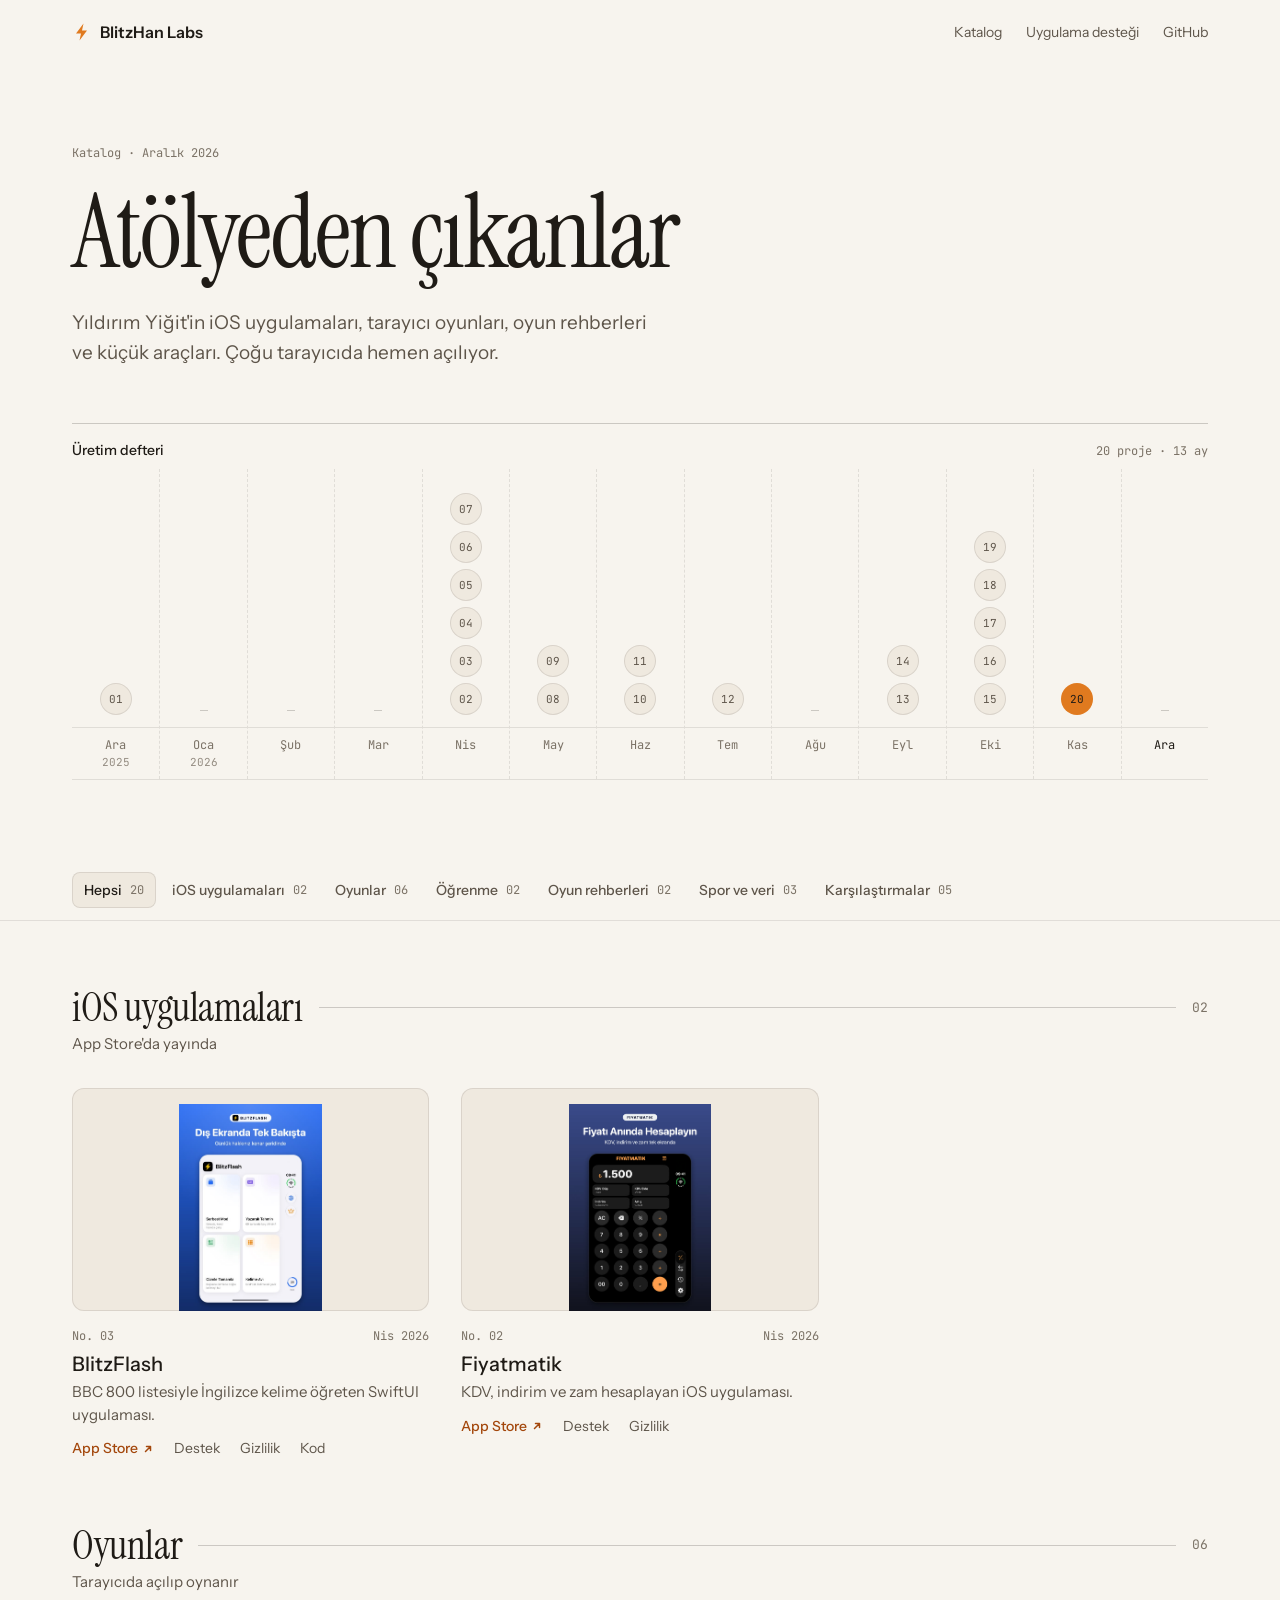
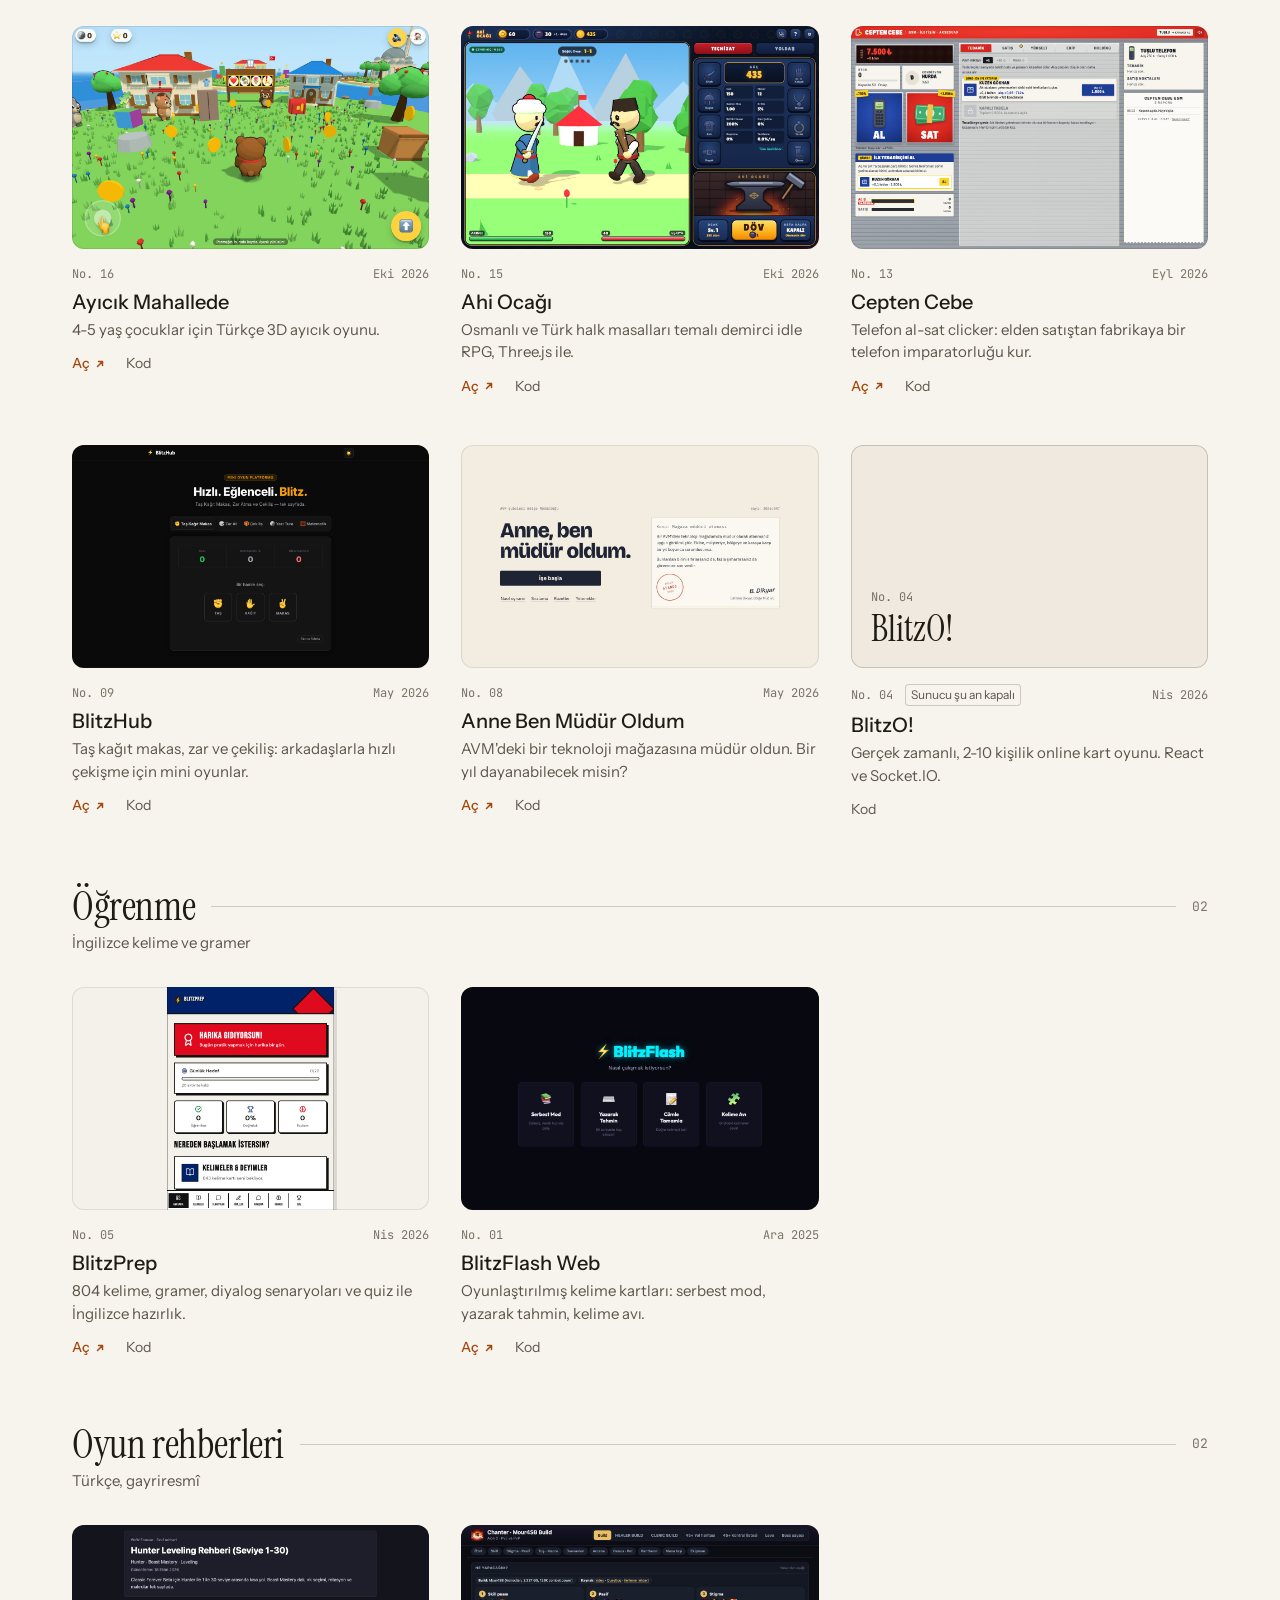
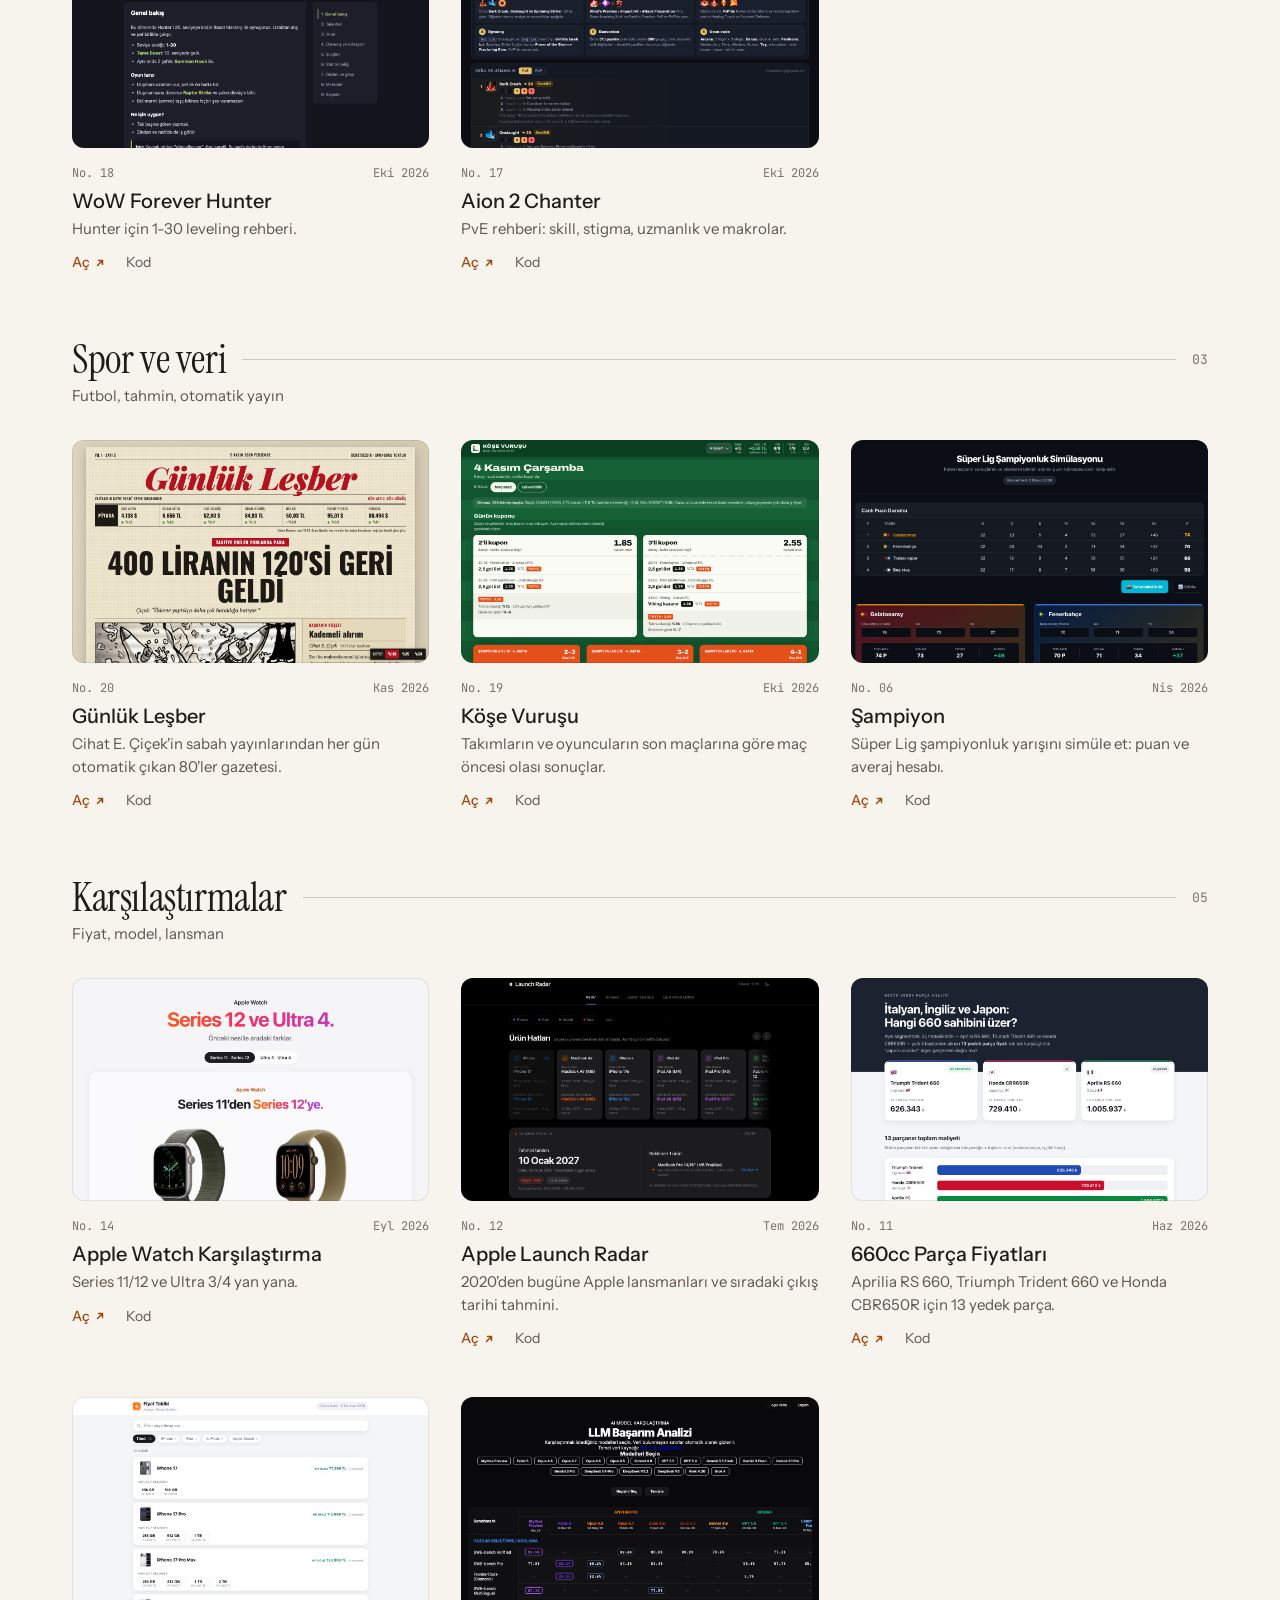
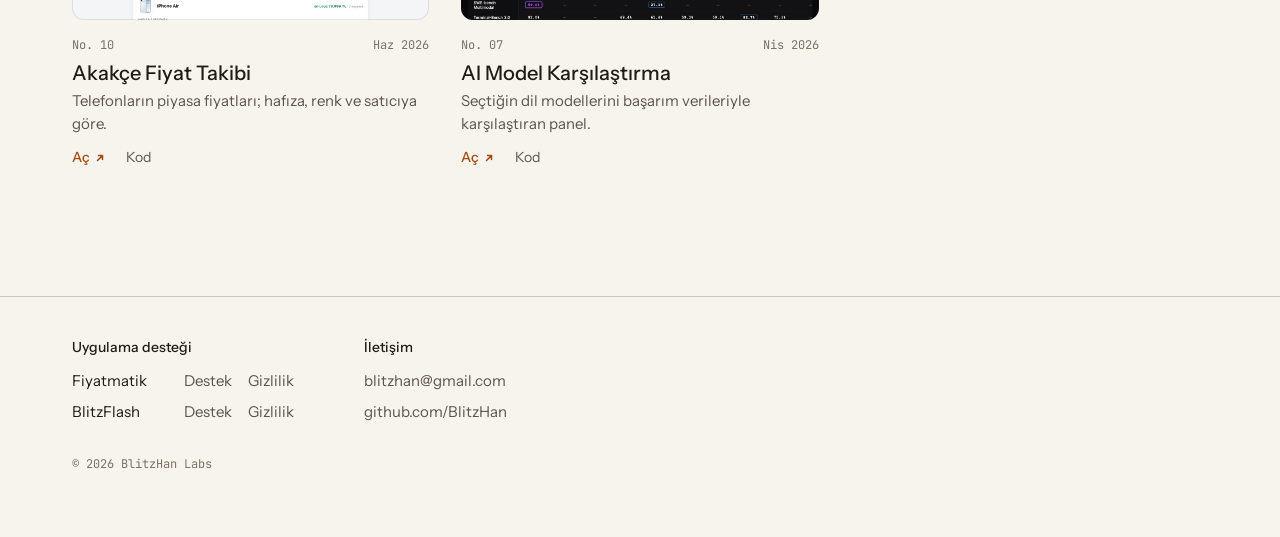
<file: index.html>
<!DOCTYPE html>
<html lang="tr">
<head>
    <meta charset="UTF-8">
    <meta name="viewport" content="width=device-width, initial-scale=1.0">
    <title>BlitzHan Labs</title>
    <meta name="description" content="Yıldırım Yiğit'in iOS uygulamaları, tarayıcı oyunları, oyun rehberleri ve küçük araçları.">
    <meta name="theme-color" content="#f7f4ee" media="(prefers-color-scheme: light)">
    <meta name="theme-color" content="#161513" media="(prefers-color-scheme: dark)">
    <link rel="icon" href="data:image/svg+xml,%3Csvg xmlns='http://www.w3.org/2000/svg' viewBox='0 0 32 32'%3E%3Crect width='32' height='32' rx='8' fill='%231f1b16'/%3E%3Cpath d='M18 5 8 18h7l-2 9 10-13h-7z' fill='%23f0a04b'/%3E%3C/svg%3E">
    <link rel="preconnect" href="https://fonts.googleapis.com">
    <link rel="preconnect" href="https://fonts.gstatic.com" crossorigin>
    <link rel="stylesheet" href="https://fonts.googleapis.com/css2?family=Instrument+Sans:wght@400;500;600&family=Instrument+Serif&family=JetBrains+Mono:wght@400;500&display=swap">
    <link rel="stylesheet" href="portfolio.css">
</head>
<body>
<header class="nav">
    <div class="wrap nav-in">
        <a class="logo" href="#" aria-label="BlitzHan Labs">
            <svg viewBox="0 0 20 20" aria-hidden="true"><path d="M11.5 1.5 4 11.5h5l-1.5 7 7.5-10h-5z"/></svg>
            BlitzHan Labs
        </a>
        <nav class="nav-links" aria-label="Sayfa">
            <a href="#katalog">Katalog</a>
            <a href="#destek">Uygulama desteği</a>
            <a href="https://github.com/BlitzHan" target="_blank" rel="noopener">GitHub</a>
        </nav>
    </div>
</header>

<main>
    <section class="hero wrap">
        <p class="eyebrow mono" id="edition"></p>
        <h1>Atölyeden çıkanlar</h1>
        <p class="lede">Yıldırım Yiğit'in iOS uygulamaları, tarayıcı oyunları, oyun rehberleri ve küçük araçları. Çoğu tarayıcıda hemen açılıyor.</p>

        <figure class="ledger" aria-labelledby="ledger-cap">
            <figcaption id="ledger-cap">
                <span>Üretim defteri</span>
                <span class="mono" id="ledger-sum"></span>
            </figcaption>
            <div class="ledger-grid" id="ledger"></div>
        </figure>
    </section>

    <div class="filters-bar" id="katalog">
        <div class="wrap">
            <div class="filters" id="filters" role="toolbar" aria-label="Kategoriler"></div>
        </div>
    </div>

    <div class="wrap" id="sections">
        <noscript><p class="lede">Proje listesi için JavaScript gerekli.</p></noscript>
    </div>
</main>

<footer class="foot" id="destek">
    <div class="wrap foot-in">
        <div>
            <h3>Uygulama desteği</h3>
            <ul>
                <li><span>Fiyatmatik</span><a href="fiyatmatik/">Destek</a><a href="fiyatmatik/gizlilik.html">Gizlilik</a></li>
                <li><span>BlitzFlash</span><a href="blitzflash/">Destek</a><a href="blitzflash/gizlilik.html">Gizlilik</a></li>
            </ul>
        </div>
        <div>
            <h3>İletişim</h3>
            <ul>
                <li><a href="mailto:blitzhan@gmail.com">blitzhan@gmail.com</a></li>
                <li><a href="https://github.com/BlitzHan" target="_blank" rel="noopener">github.com/BlitzHan</a></li>
            </ul>
        </div>
        <p class="copy mono">© 2026 BlitzHan Labs</p>
    </div>
</footer>

<script src="projects.js"></script>
<script src="app.js"></script>
</body>
</html>
</file>
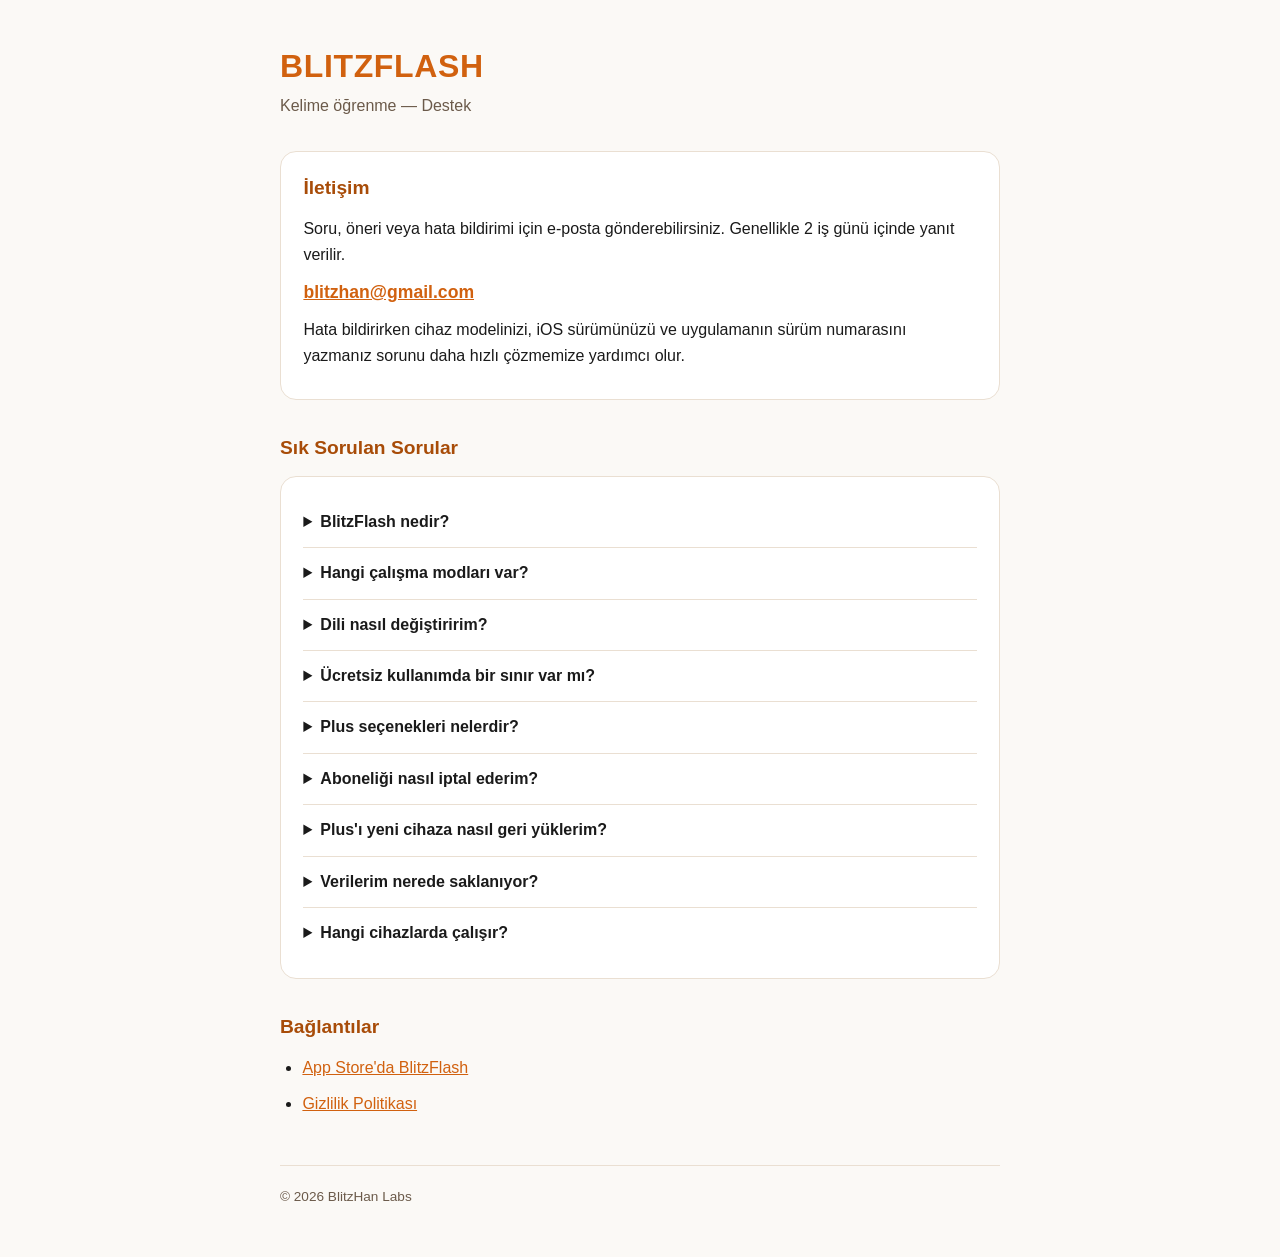
<file: blitzflash/index.html>
<!DOCTYPE html>
<html lang="tr">
<head>
    <meta charset="UTF-8">
    <meta name="viewport" content="width=device-width, initial-scale=1.0">
    <title>BlitzFlash Destek</title>
    <meta name="description" content="BlitzFlash uygulaması için destek, sık sorulan sorular ve iletişim.">
    <link rel="stylesheet" href="../site.css">
</head>
<body>
<div class="container">
    <header>
        <div class="brand">BLITZFLASH</div>
        <p>Kelime öğrenme — Destek</p>
    </header>

    <div class="card">
        <h2 style="margin-top:0">İletişim</h2>
        <p>Soru, öneri veya hata bildirimi için e-posta gönderebilirsiniz. Genellikle 2 iş günü içinde yanıt verilir.</p>
        <p class="contact"><a href="mailto:blitzhan@gmail.com?subject=BlitzFlash%20Destek">blitzhan@gmail.com</a></p>
        <p>Hata bildirirken cihaz modelinizi, iOS sürümünüzü ve uygulamanın sürüm numarasını yazmanız sorunu daha hızlı çözmemize yardımcı olur.</p>
    </div>

    <h2>Sık Sorulan Sorular</h2>
    <div class="card">
        <details>
            <summary>BlitzFlash nedir?</summary>
            <p>BlitzFlash, Türkçe konuşanlar için hazırlanmış bir kelime çalışma uygulamasıdır. İngilizce, İspanyolca ve Çekçe dillerinde toplam 889 kelime ve ifade, Türkçe okunuşlarıyla birlikte yer alır.</p>
        </details>
        <details>
            <summary>Hangi çalışma modları var?</summary>
            <p>Dört mod bulunur: Serbest Mod'da kartı çevirip sağa kaydırarak Bildim, sola kaydırarak Bilemedim dersiniz. Yazarak Tahmin'de 60 saniye içinde cevabı yazarsınız; doğru cevap +5, yanlış cevap -3 puandır. Cümle Tamamla'da dört seçenek arasından doğru kelimeyi seçersiniz. Kelime Avı'nda 15 kartlık ızgarada her kart için 3 hakkınız vardır ve rekorunuz saklanır.</p>
        </details>
        <details>
            <summary>Dili nasıl değiştiririm?</summary>
            <p>Ana ekranın sol üstündeki küre simgesine dokunun. iPhone Duo iç ekranında dil seçici ana sayfada yer alır.</p>
        </details>
        <details>
            <summary>Ücretsiz kullanımda bir sınır var mı?</summary>
            <p>Ücretsiz kullanımda günde 40 soru/kart hakkınız vardır. Hak her gün sıfırlanır. BlitzFlash Plus bu sınırı kaldırır.</p>
        </details>
        <details>
            <summary>Plus seçenekleri nelerdir?</summary>
            <p>Haftalık, aylık ve yıllık otomatik yenilenen abonelikler ile tek seferlik Ömür Boyu Plus seçeneği sunulur. Ödeme Apple Kimliğinizden alınır. Abonelik, dönem bitiminden en az 24 saat önce iptal edilmezse otomatik olarak yenilenir.</p>
            <p><img src="plus.jpg" alt="BlitzFlash Plus ekranı" style="max-width:280px;width:100%;border-radius:16px"></p>
        </details>
        <details>
            <summary>Aboneliği nasıl iptal ederim?</summary>
            <p>iPhone'da Ayarlar &gt; [adınız] &gt; Abonelikler bölümünden BlitzFlash aboneliğini iptal edebilirsiniz.</p>
        </details>
        <details>
            <summary>Plus'ı yeni cihaza nasıl geri yüklerim?</summary>
            <p>Plus ekranındaki "Satın Alımları Geri Yükle" düğmesini kullanın.</p>
        </details>
        <details>
            <summary>Verilerim nerede saklanıyor?</summary>
            <p>Günlük hak sayacı, Kelime Avı rekoru ve dil seçimi yalnızca cihazınızda saklanır. Uygulama hesap gerektirmez ve kişisel veri toplamaz. Ayrıntılar için <a href="gizlilik.html">Gizlilik Politikası</a>'na bakın.</p>
        </details>
        <details>
            <summary>Hangi cihazlarda çalışır?</summary>
            <p>iOS 17 ve üzeri yüklü iPhone'larda çalışır. iPhone Duo iç ekranında iki bölmeli düzen kullanılır.</p>
        </details>
    </div>

    <h2>Bağlantılar</h2>
    <ul>
        <li><a href="https://apps.apple.com/tr/app/blitzflash/id6763912751">App Store'da BlitzFlash</a></li>
        <li><a href="gizlilik.html">Gizlilik Politikası</a></li>
    </ul>

    <footer>&copy; 2026 BlitzHan Labs</footer>
</div>
</body>
</html>
</file>
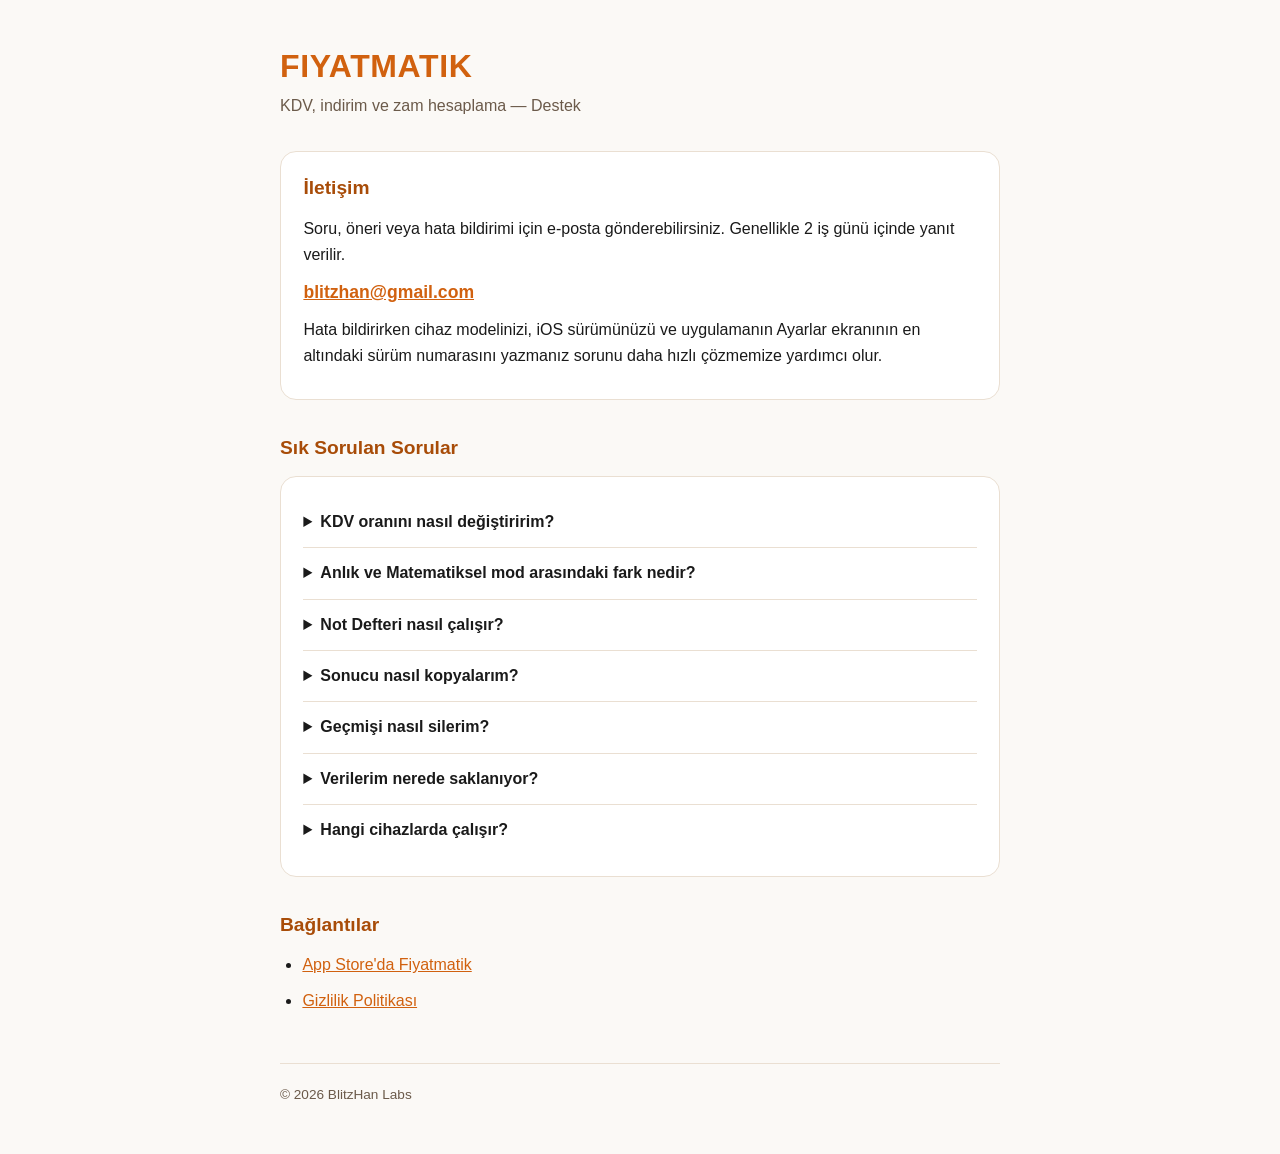
<file: fiyatmatik/index.html>
<!DOCTYPE html>
<html lang="tr">
<head>
    <meta charset="UTF-8">
    <meta name="viewport" content="width=device-width, initial-scale=1.0">
    <title>Fiyatmatik Destek</title>
    <meta name="description" content="Fiyatmatik uygulaması için destek, sık sorulan sorular ve iletişim.">
    <link rel="stylesheet" href="../site.css">
</head>
<body>
<div class="container">
    <header>
        <div class="brand">FIYATMATIK</div>
        <p>KDV, indirim ve zam hesaplama — Destek</p>
    </header>

    <div class="card">
        <h2 style="margin-top:0">İletişim</h2>
        <p>Soru, öneri veya hata bildirimi için e-posta gönderebilirsiniz. Genellikle 2 iş günü içinde yanıt verilir.</p>
        <p class="contact"><a href="mailto:blitzhan@gmail.com?subject=Fiyatmatik%20Destek">blitzhan@gmail.com</a></p>
        <p>Hata bildirirken cihaz modelinizi, iOS sürümünüzü ve uygulamanın Ayarlar ekranının en altındaki sürüm numarasını yazmanız sorunu daha hızlı çözmemize yardımcı olur.</p>
    </div>

    <h2>Sık Sorulan Sorular</h2>
    <div class="card">
        <details>
            <summary>KDV oranını nasıl değiştiririm?</summary>
            <p>Ayarlar sekmesindeki KDV Oranı bölümüne yeni oranı yazın ya da %1, %10, %20 hızlı seçim düğmelerinden birini kullanın. KDV Ekle ve KDV Düş düğmeleri bu oranla hesaplar.</p>
        </details>
        <details>
            <summary>Anlık ve Matematiksel mod arasındaki fark nedir?</summary>
            <p>Anlık modda her işlem tuşunda ara sonuç hemen hesaplanır. Matematiksel modda ifadenin tamamını yazarsınız; = tuşuna bastığınızda çarpma ve bölme önce yapılır.</p>
        </details>
        <details>
            <summary>Not Defteri nasıl çalışır?</summary>
            <p>Hesap makinesi ekranının sağ üstündeki not simgesiyle açılır. Her satıra bir işlem yazın (örneğin 1.250 + %18); satır sonucu yanında, genel toplam altta görünür. Notlarınız cihazınızda saklanır.</p>
        </details>
        <details>
            <summary>Sonucu nasıl kopyalarım?</summary>
            <p>Hesap makinesinde sonuç kartına çift dokunun veya basılı tutun. Geçmiş ve Karşılaştır ekranlarında kopyala düğmesini kullanın.</p>
        </details>
        <details>
            <summary>Geçmişi nasıl silerim?</summary>
            <p>Geçmiş sekmesinde sağ üstteki Temizle düğmesiyle tümünü, bir kaydı sola kaydırarak tek tek silebilirsiniz.</p>
        </details>
        <details>
            <summary>Verilerim nerede saklanıyor?</summary>
            <p>Tüm hesaplamalar, geçmiş ve notlar yalnızca cihazınızda saklanır. Hiçbir veri sunucuya gönderilmez. Ayrıntılar için <a href="gizlilik.html">Gizlilik Politikası</a>'na bakın.</p>
        </details>
        <details>
            <summary>Hangi cihazlarda çalışır?</summary>
            <p>iOS 17.6 ve üzeri yüklü iPhone ve iPad'lerde çalışır. iPhone Duo iç ekranında iki bölmeli düzen kullanılır.</p>
        </details>
    </div>

    <h2>Bağlantılar</h2>
    <ul>
        <li><a href="https://apps.apple.com/tr/app/fiyatmatik/id6762527783">App Store'da Fiyatmatik</a></li>
        <li><a href="gizlilik.html">Gizlilik Politikası</a></li>
    </ul>

    <footer>&copy; 2026 BlitzHan Labs</footer>
</div>
</body>
</html>
</file>
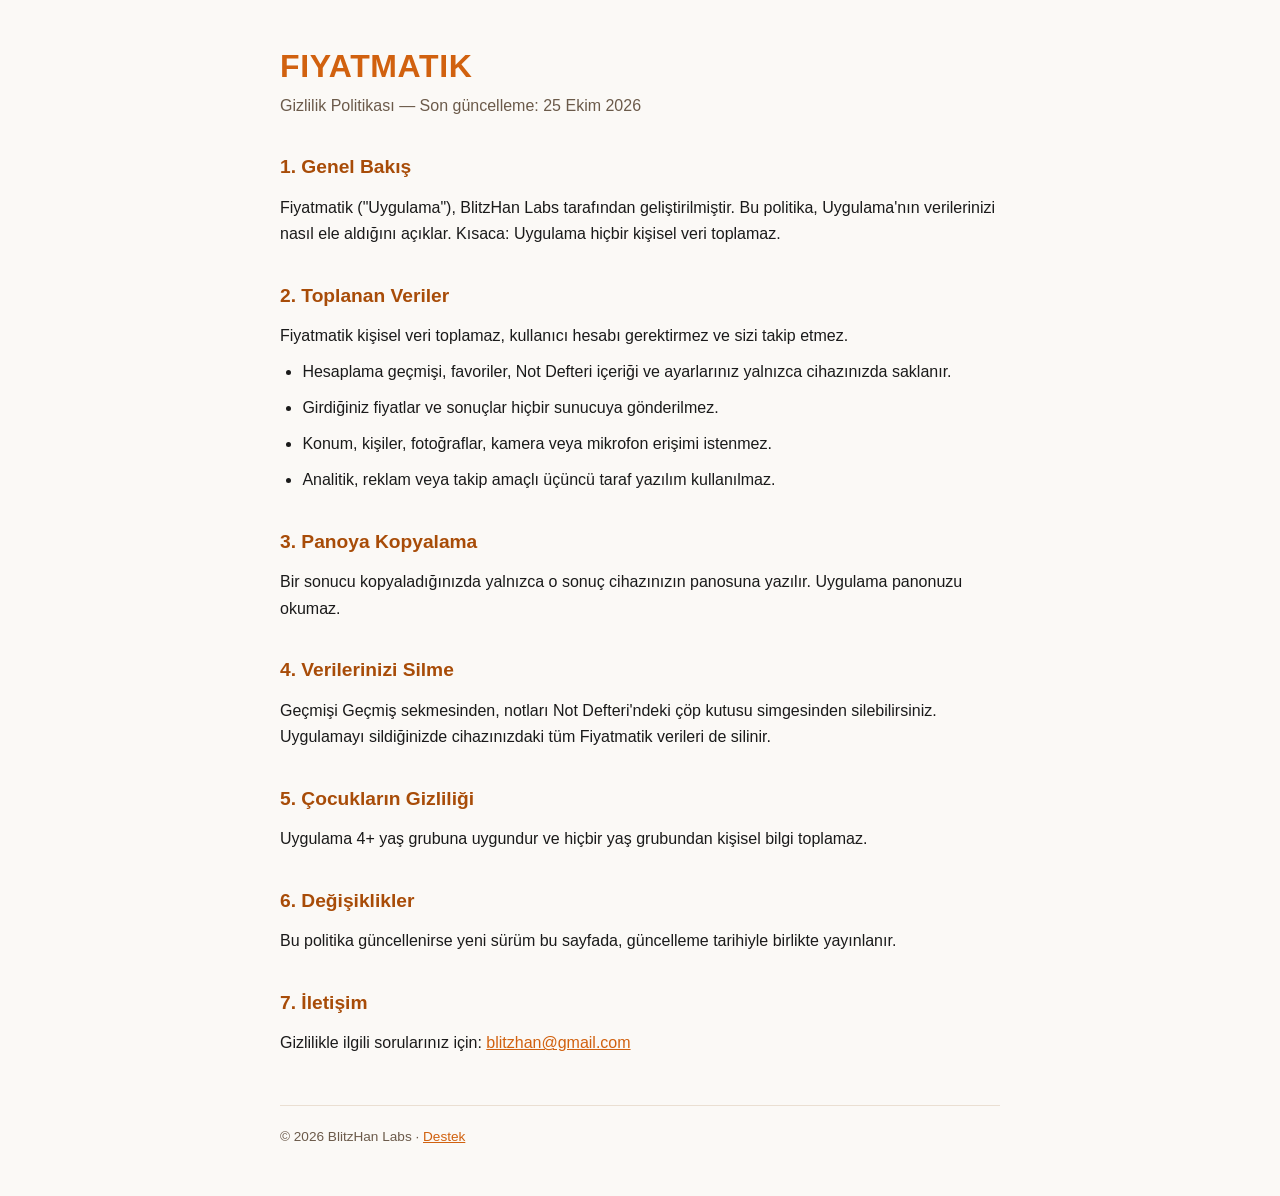
<file: privacy-policy.html>
<!DOCTYPE html>
<html lang="tr">
<head>
    <meta charset="UTF-8">
    <meta http-equiv="refresh" content="0; url=fiyatmatik/gizlilik.html">
    <title>Fiyatmatik Gizlilik Politikası</title>
</head>
<body>
    <p><a href="fiyatmatik/gizlilik.html">Fiyatmatik Gizlilik Politikası</a></p>
</body>
</html>
</file>
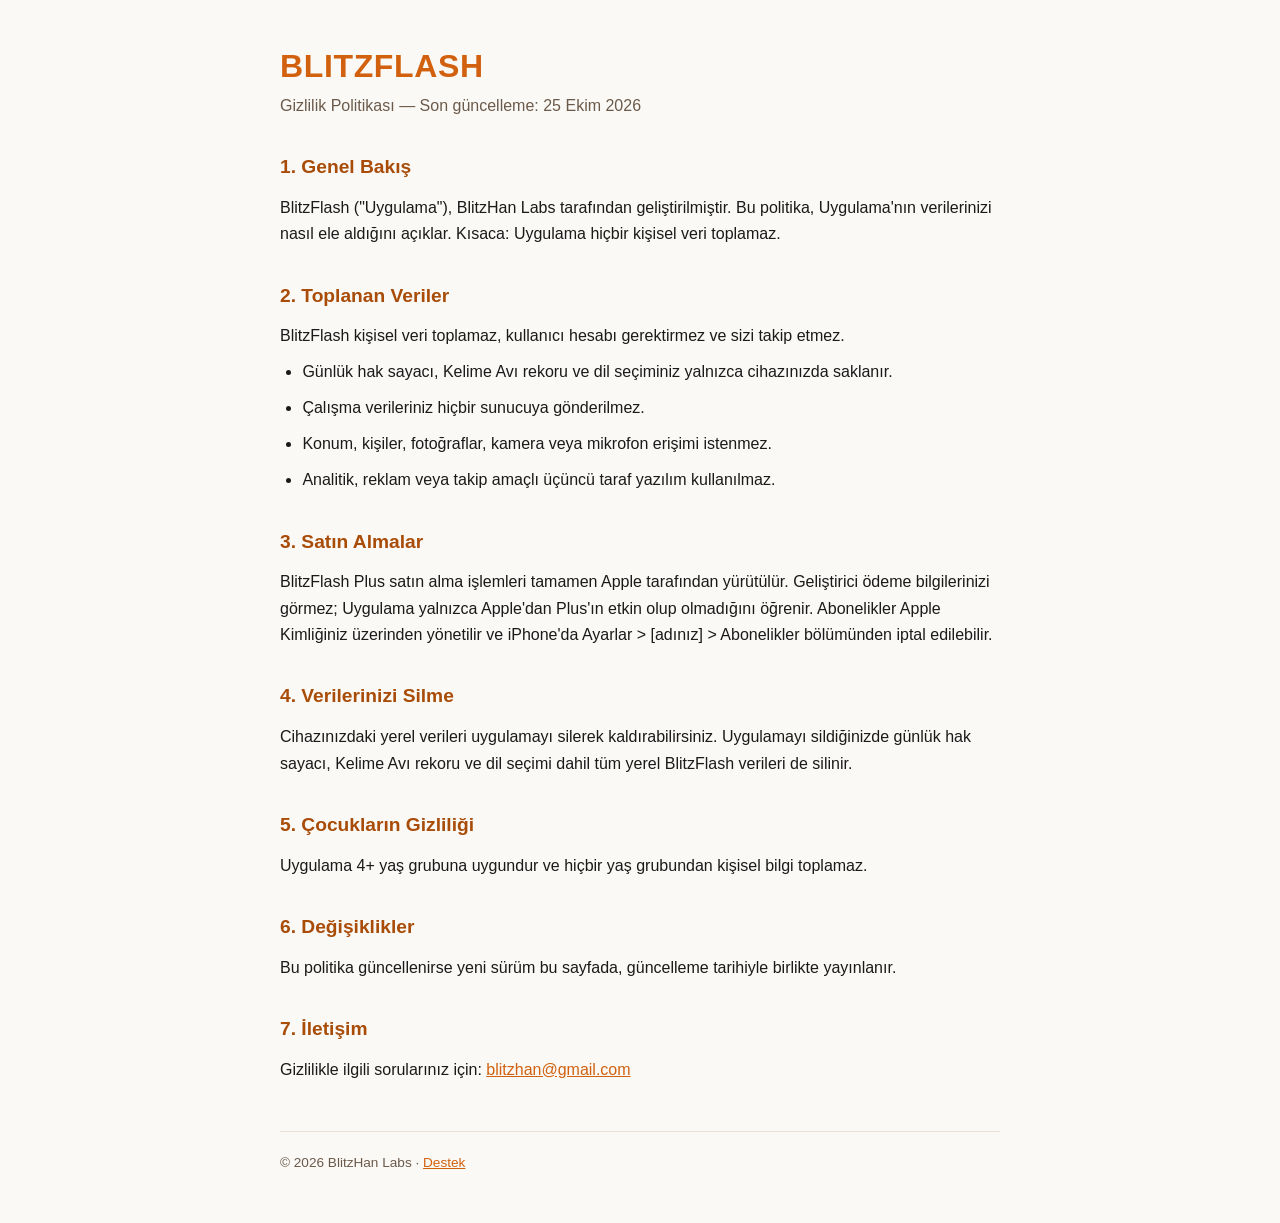
<file: blitzflash/gizlilik.html>
<!DOCTYPE html>
<html lang="tr">
<head>
    <meta charset="UTF-8">
    <meta name="viewport" content="width=device-width, initial-scale=1.0">
    <title>BlitzFlash Gizlilik Politikası</title>
    <meta name="description" content="BlitzFlash gizlilik politikası: uygulama hiçbir kişisel veri toplamaz.">
    <link rel="stylesheet" href="../site.css">
</head>
<body>
<div class="container">
    <header>
        <div class="brand">BLITZFLASH</div>
        <p>Gizlilik Politikası — Son güncelleme: 25 Ekim 2026</p>
    </header>

    <h2>1. Genel Bakış</h2>
    <p>BlitzFlash ("Uygulama"), BlitzHan Labs tarafından geliştirilmiştir. Bu politika, Uygulama'nın verilerinizi nasıl ele aldığını açıklar. Kısaca: Uygulama hiçbir kişisel veri toplamaz.</p>

    <h2>2. Toplanan Veriler</h2>
    <p>BlitzFlash kişisel veri toplamaz, kullanıcı hesabı gerektirmez ve sizi takip etmez.</p>
    <ul>
        <li>Günlük hak sayacı, Kelime Avı rekoru ve dil seçiminiz yalnızca cihazınızda saklanır.</li>
        <li>Çalışma verileriniz hiçbir sunucuya gönderilmez.</li>
        <li>Konum, kişiler, fotoğraflar, kamera veya mikrofon erişimi istenmez.</li>
        <li>Analitik, reklam veya takip amaçlı üçüncü taraf yazılım kullanılmaz.</li>
    </ul>

    <h2>3. Satın Almalar</h2>
    <p>BlitzFlash Plus satın alma işlemleri tamamen Apple tarafından yürütülür. Geliştirici ödeme bilgilerinizi görmez; Uygulama yalnızca Apple'dan Plus'ın etkin olup olmadığını öğrenir. Abonelikler Apple Kimliğiniz üzerinden yönetilir ve iPhone'da Ayarlar &gt; [adınız] &gt; Abonelikler bölümünden iptal edilebilir.</p>

    <h2>4. Verilerinizi Silme</h2>
    <p>Cihazınızdaki yerel verileri uygulamayı silerek kaldırabilirsiniz. Uygulamayı sildiğinizde günlük hak sayacı, Kelime Avı rekoru ve dil seçimi dahil tüm yerel BlitzFlash verileri de silinir.</p>

    <h2>5. Çocukların Gizliliği</h2>
    <p>Uygulama 4+ yaş grubuna uygundur ve hiçbir yaş grubundan kişisel bilgi toplamaz.</p>

    <h2>6. Değişiklikler</h2>
    <p>Bu politika güncellenirse yeni sürüm bu sayfada, güncelleme tarihiyle birlikte yayınlanır.</p>

    <h2>7. İletişim</h2>
    <p>Gizlilikle ilgili sorularınız için: <a href="mailto:blitzhan@gmail.com?subject=BlitzFlash%20Gizlilik">blitzhan@gmail.com</a></p>

    <footer>&copy; 2026 BlitzHan Labs &middot; <a href="index.html">Destek</a></footer>
</div>
</body>
</html>
</file>
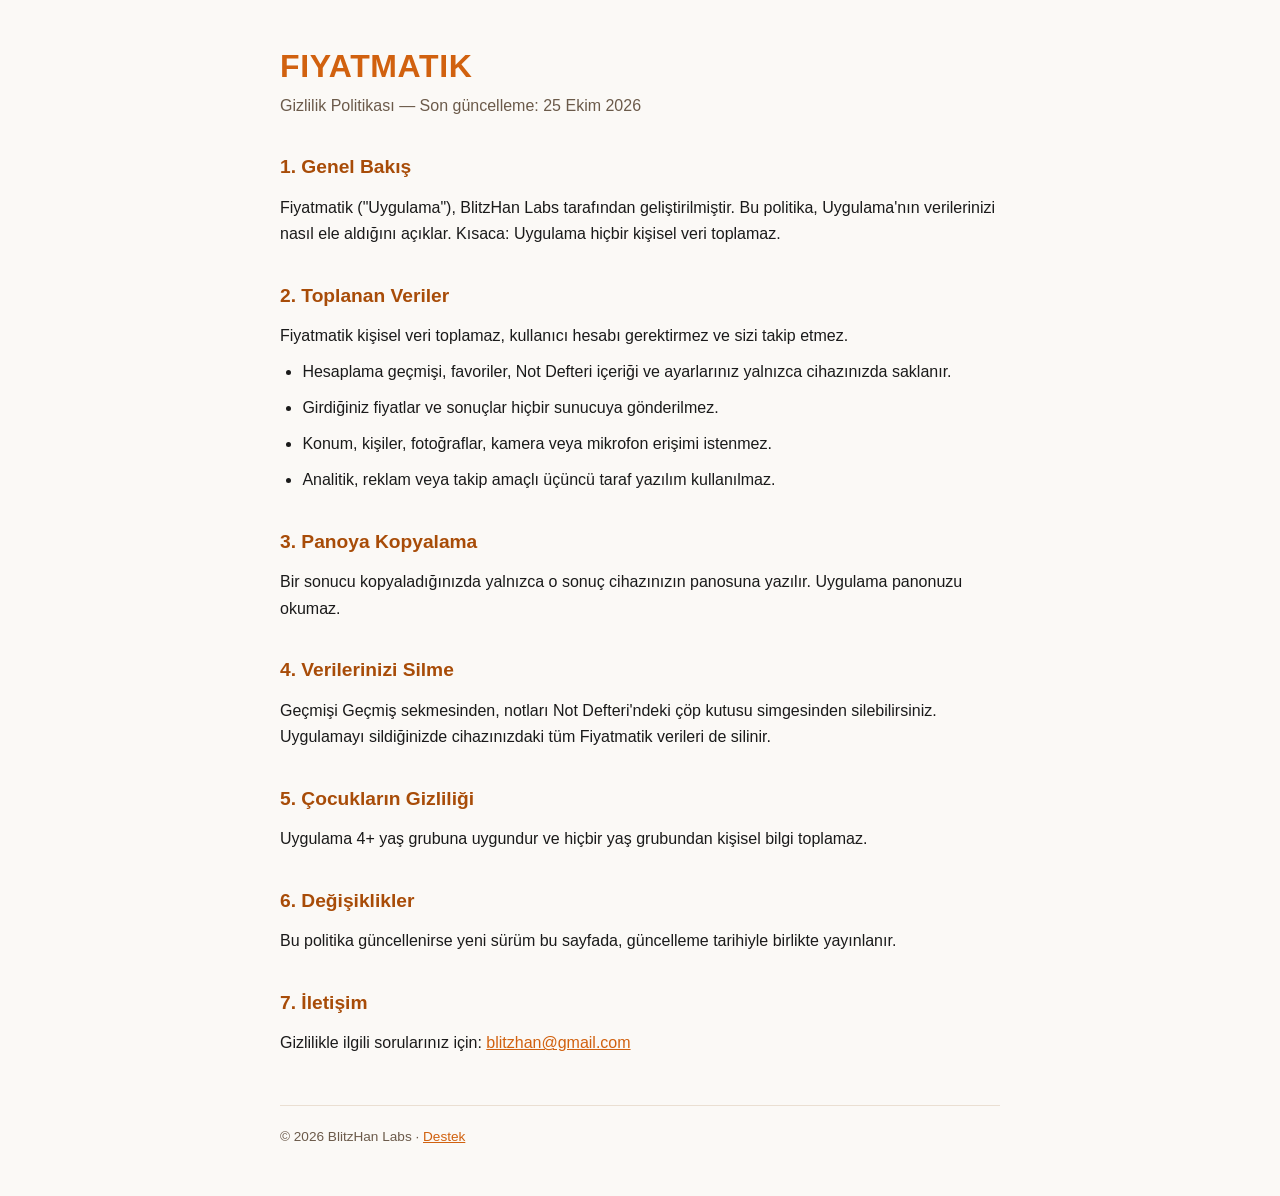
<file: fiyatmatik/gizlilik.html>
<!DOCTYPE html>
<html lang="tr">
<head>
    <meta charset="UTF-8">
    <meta name="viewport" content="width=device-width, initial-scale=1.0">
    <title>Fiyatmatik Gizlilik Politikası</title>
    <meta name="description" content="Fiyatmatik gizlilik politikası: uygulama hiçbir kişisel veri toplamaz.">
    <link rel="stylesheet" href="../site.css">
</head>
<body>
<div class="container">
    <header>
        <div class="brand">FIYATMATIK</div>
        <p>Gizlilik Politikası — Son güncelleme: 25 Ekim 2026</p>
    </header>

    <h2>1. Genel Bakış</h2>
    <p>Fiyatmatik ("Uygulama"), BlitzHan Labs tarafından geliştirilmiştir. Bu politika, Uygulama'nın verilerinizi nasıl ele aldığını açıklar. Kısaca: Uygulama hiçbir kişisel veri toplamaz.</p>

    <h2>2. Toplanan Veriler</h2>
    <p>Fiyatmatik kişisel veri toplamaz, kullanıcı hesabı gerektirmez ve sizi takip etmez.</p>
    <ul>
        <li>Hesaplama geçmişi, favoriler, Not Defteri içeriği ve ayarlarınız yalnızca cihazınızda saklanır.</li>
        <li>Girdiğiniz fiyatlar ve sonuçlar hiçbir sunucuya gönderilmez.</li>
        <li>Konum, kişiler, fotoğraflar, kamera veya mikrofon erişimi istenmez.</li>
        <li>Analitik, reklam veya takip amaçlı üçüncü taraf yazılım kullanılmaz.</li>
    </ul>

    <h2>3. Panoya Kopyalama</h2>
    <p>Bir sonucu kopyaladığınızda yalnızca o sonuç cihazınızın panosuna yazılır. Uygulama panonuzu okumaz.</p>

    <h2>4. Verilerinizi Silme</h2>
    <p>Geçmişi Geçmiş sekmesinden, notları Not Defteri'ndeki çöp kutusu simgesinden silebilirsiniz. Uygulamayı sildiğinizde cihazınızdaki tüm Fiyatmatik verileri de silinir.</p>

    <h2>5. Çocukların Gizliliği</h2>
    <p>Uygulama 4+ yaş grubuna uygundur ve hiçbir yaş grubundan kişisel bilgi toplamaz.</p>

    <h2>6. Değişiklikler</h2>
    <p>Bu politika güncellenirse yeni sürüm bu sayfada, güncelleme tarihiyle birlikte yayınlanır.</p>

    <h2>7. İletişim</h2>
    <p>Gizlilikle ilgili sorularınız için: <a href="mailto:blitzhan@gmail.com?subject=Fiyatmatik%20Gizlilik">blitzhan@gmail.com</a></p>

    <footer>&copy; 2026 BlitzHan Labs &middot; <a href="index.html">Destek</a></footer>
</div>
</body>
</html>
</file>
<file: portfolio.css>
/* BlitzHan Labs — atölye kataloğu */

:root {
    --bg: #f7f4ee;
    --raised: #efe9df;
    --text: #1f1b16;
    --text-2: #5e554a;
    --text-3: #7b7266;
    --line: rgba(31, 27, 22, 0.10);
    --line-2: rgba(31, 27, 22, 0.20);
    --accent: #e07a1f;
    --accent-ink: #a3470c;
    --on-accent: #1f1b16;
    --ease: cubic-bezier(0.22, 1, 0.36, 1);
    --serif: "Instrument Serif", "Iowan Old Style", Georgia, serif;
    --sans: "Instrument Sans", -apple-system, BlinkMacSystemFont, "Segoe UI", sans-serif;
    --mono: "JetBrains Mono", ui-monospace, "SF Mono", Menlo, monospace;
    color-scheme: light;
}

@media (prefers-color-scheme: dark) {
    :root {
        --bg: #161513;
        --raised: #24221f;
        --text: #efe9de;
        --text-2: #aaa398;
        --text-3: #8a847a;
        --line: rgba(239, 233, 222, 0.08);
        --line-2: rgba(239, 233, 222, 0.18);
        --accent: #f0a04b;
        --accent-ink: #f0a04b;
        --on-accent: #161513;
        color-scheme: dark;
    }
}

* { margin: 0; padding: 0; box-sizing: border-box; }

body {
    background: var(--bg);
    color: var(--text);
    font: 400 16px/1.5 var(--sans);
    -webkit-font-smoothing: antialiased;
    text-rendering: optimizeLegibility;
}

a { color: inherit; }
.mono { font-family: var(--mono); font-variant-numeric: tabular-nums; }
:focus-visible { outline: 2px solid var(--accent); outline-offset: 2px; border-radius: 4px; }

.wrap { max-width: 1200px; margin: 0 auto; padding: 0 32px; }

/* Üst çubuk */
.nav-in { height: 64px; display: flex; align-items: center; justify-content: space-between; gap: 24px; }
.logo { display: inline-flex; align-items: center; gap: 8px; font-weight: 600; font-size: 16px; text-decoration: none; }
.logo svg { width: 20px; height: 20px; fill: var(--accent); }
.nav-links { display: flex; gap: 24px; }
.nav-links a { font-size: 14px; color: var(--text-2); text-decoration: none; transition: color 150ms var(--ease); }
.nav-links a:hover { color: var(--text); }

/* Giriş */
.hero { padding-top: 80px; animation: rise 480ms var(--ease) both; }
.eyebrow { font-size: 12px; color: var(--text-3); margin-bottom: 20px; }
.hero h1 {
    font-family: var(--serif);
    font-weight: 400;
    font-size: clamp(48px, 8vw, 104px);
    line-height: 1;
    letter-spacing: -0.02em;
}
.lede { margin-top: 24px; max-width: 36rem; font-size: 19px; line-height: 1.55; color: var(--text-2); }

/* Üretim defteri */
.ledger { margin-top: 56px; border-top: 1px solid var(--line-2); border-bottom: 1px solid var(--line); }
.ledger figcaption {
    display: flex; justify-content: space-between; align-items: baseline;
    padding: 16px 0 8px; font-size: 14px; font-weight: 500;
}
.ledger figcaption .mono { font-size: 12px; font-weight: 400; color: var(--text-3); }
.ledger-grid { display: grid; grid-template-columns: repeat(var(--cols, 12), minmax(0, 1fr)); }
.col { display: flex; flex-direction: column; align-items: center; }
.col + .col { border-left: 1px dashed var(--line); }
.stack {
    flex: 1; min-height: 232px; width: 100%;
    display: flex; flex-direction: column-reverse; align-items: center; gap: 6px;
    padding: 24px 0 12px;
}
.dot {
    position: relative; width: 32px; height: 32px; flex: none;
    display: grid; place-items: center; border-radius: 50%;
    background: var(--raised); box-shadow: inset 0 0 0 1px var(--line);
    color: var(--text-2); text-decoration: none;
    transition: background-color 150ms var(--ease), color 150ms var(--ease);
}
.dot span { font-size: 11px; line-height: 1; }
.dot:hover, .dot:focus-visible { background: var(--text); color: var(--bg); }
.dot.latest { background: var(--accent); color: var(--on-accent); box-shadow: none; }
.dot .tip {
    position: absolute; bottom: calc(100% + 8px); left: 50%;
    transform: translate(-50%, 4px); opacity: 0; pointer-events: none;
    background: var(--text); color: var(--bg);
    font: 500 12px/1 var(--sans); font-style: normal; white-space: nowrap;
    padding: 6px 8px; border-radius: 6px; z-index: 3;
    transition: opacity 160ms var(--ease), transform 160ms var(--ease);
}
.dot:hover .tip, .dot:focus-visible .tip { opacity: 1; transform: translate(-50%, 0); }
.col:first-child .tip { left: 0; transform: translate(0, 4px); }
.col:first-child .dot:hover .tip, .col:first-child .dot:focus-visible .tip { transform: translate(0, 0); }
.col:last-child .tip { left: auto; right: 0; transform: translate(0, 4px); }
.col:last-child .dot:hover .tip, .col:last-child .dot:focus-visible .tip { transform: translate(0, 0); }
.empty { width: 8px; height: 1px; background: var(--line-2); margin-bottom: 4px; }
.mlabel {
    width: 100%; height: 52px; text-align: center; padding-top: 8px;
    font-size: 12px; color: var(--text-3); border-top: 1px solid var(--line);
}
.mlabel b { display: block; font-weight: 400; font-size: 11px; color: var(--text-3); opacity: 0.8; }
.col.now .mlabel { color: var(--text); }

/* Filtre */
.filters-bar {
    position: sticky; top: 0; z-index: 5; margin-top: 80px;
    background: var(--bg); border-bottom: 1px solid var(--line);
}
.filters { display: flex; gap: 4px; padding: 12px 0; overflow-x: auto; scrollbar-width: none; }
.filters::-webkit-scrollbar { display: none; }
.filters button {
    flex: none; height: 36px; padding: 0 12px; border: 0; border-radius: 8px;
    background: transparent; color: var(--text-2);
    font: 500 14px/1 var(--sans); cursor: pointer;
    display: inline-flex; align-items: center; gap: 8px;
    transition: background-color 150ms var(--ease), color 150ms var(--ease);
}
.filters button span { font-size: 12px; font-weight: 400; color: var(--text-3); }
.filters button:hover { color: var(--text); }
.filters button[aria-pressed="true"] { background: var(--raised); color: var(--text); box-shadow: inset 0 0 0 1px var(--line); }

/* Katalog */
.cat { padding-top: 64px; scroll-margin-top: 64px; }
.cat-head { display: flex; align-items: center; gap: 16px; }
.cat-head h2 { font-family: var(--serif); font-weight: 400; font-size: 40px; line-height: 1.1; letter-spacing: -0.01em; }
.cat-head .rule { flex: 1; height: 1px; background: var(--line-2); }
.cat-count { font-size: 13px; color: var(--text-3); }
.cat-blurb { margin: 4px 0 32px; font-size: 15px; color: var(--text-2); }

.entries {
    display: grid; gap: 48px 32px;
    grid-template-columns: repeat(auto-fill, minmax(min(100%, 340px), 1fr));
}
.entry { scroll-margin: 96px; }
.shot {
    position: relative; display: block; aspect-ratio: 16 / 10; overflow: hidden;
    border-radius: 12px; background: var(--raised);
    box-shadow: inset 0 0 0 1px var(--line);
    transition: box-shadow 150ms var(--ease);
}
.shot img { position: absolute; inset: 0; width: 100%; height: 100%; object-fit: cover; object-position: top center; display: block; }
.shot img.contain { object-fit: contain; object-position: center bottom; padding-top: 16px; background: var(--raised); }
.shot::after { content: ""; position: absolute; inset: 0; border-radius: inherit; box-shadow: inset 0 0 0 1px var(--line); pointer-events: none; }
a.shot:hover::after { box-shadow: inset 0 0 0 1px var(--line-2); }
.entry.flash .shot::after { animation: flash 1400ms var(--ease); }

.cover { position: absolute; inset: 0; display: flex; flex-direction: column; justify-content: flex-end; gap: 4px; padding: 20px; }
.cover-no { font-size: 12px; color: var(--text-3); }
.cover-name { font-family: var(--serif); font-size: 36px; line-height: 1.05; }

.entry-meta { display: flex; align-items: center; gap: 12px; margin-top: 16px; font-size: 12px; color: var(--text-3); }
.entry-meta time { margin-left: auto; }
.note { color: var(--text-2); padding: 2px 6px; border-radius: 4px; box-shadow: inset 0 0 0 1px var(--line-2); font-family: var(--sans); }
.entry h3 { margin-top: 6px; font-size: 20px; font-weight: 500; line-height: 1.3; }
.entry h3 a { text-decoration: none; transition: color 150ms var(--ease); }
.entry h3 a:hover { color: var(--accent-ink); }
.entry p { margin-top: 4px; font-size: 15px; line-height: 1.5; color: var(--text-2); max-width: 46ch; }
.entry-links { display: flex; flex-wrap: wrap; gap: 4px 20px; margin-top: 12px; font-size: 14px; }
.entry-links a { text-decoration: none; text-underline-offset: 3px; }
.entry-links a:hover { text-decoration: underline; }
.go { color: var(--accent-ink); font-weight: 500; display: inline-flex; align-items: center; gap: 4px; }
.arr { width: 12px; height: 12px; fill: none; stroke: currentColor; stroke-width: 1.5; stroke-linecap: round; stroke-linejoin: round; }
.sub { color: var(--text-2); }

/* Alt */
.foot { margin-top: 128px; border-top: 1px solid var(--line-2); }
.foot-in { display: grid; grid-template-columns: repeat(auto-fit, minmax(260px, 1fr)); gap: 32px; padding-top: 40px; padding-bottom: 64px; }
.foot h3 { font-size: 14px; font-weight: 500; margin-bottom: 12px; }
.foot ul { list-style: none; display: grid; gap: 8px; font-size: 15px; color: var(--text-2); }
.foot li { display: flex; gap: 16px; }
.foot li span { min-width: 96px; color: var(--text); }
.foot a { text-decoration: none; text-underline-offset: 3px; }
.foot a:hover { text-decoration: underline; color: var(--text); }
.copy { grid-column: 1 / -1; font-size: 12px; color: var(--text-3); }

@keyframes rise { from { opacity: 0; transform: translateY(8px); } to { opacity: 1; transform: none; } }
@keyframes flash { 0%, 60% { box-shadow: inset 0 0 0 2px var(--accent); } 100% { box-shadow: inset 0 0 0 1px var(--line); } }

@media (prefers-reduced-motion: reduce) {
    *, *::before, *::after { animation: none !important; transition: none !important; }
}

/* Telefon */
@media (max-width: 720px) {
    .wrap { padding: 0 16px; }
    .nav-links a:not(:last-child) { display: none; }
    .hero { padding-top: 48px; }
    .hero h1 { font-size: 48px; }
    .lede { font-size: 17px; margin-top: 16px; }
    .ledger { margin-top: 48px; }
    .stack { min-height: 196px; gap: 4px; padding-top: 16px; }
    .dot { width: 24px; height: 24px; }
    .col + .col { border-left: 0; }
    .mlabel { font-size: 11px; }
    .mlabel b { font-size: 11px; }
    .filters-bar { margin-top: 56px; }
    .cat { padding-top: 48px; }
    .cat-head h2 { font-size: 32px; }
    .entries { gap: 40px; }
    .foot { margin-top: 96px; }
}
</file>
<file: site.css>
:root {
    --bg: #0a0a0c;
    --card: #16161b;
    --text: #e6e6ea;
    --muted: #9a9aa6;
    --accent: #99aaff;
    --accent-strong: #b8c4ff;
    --stroke: #26262e;
}

@media (prefers-color-scheme: light) {
    :root {
        --bg: #fbf9f6;
        --card: #ffffff;
        --text: #1a1a1a;
        --muted: #6b5a4a;
        --accent: #d1610f;
        --accent-strong: #a84c08;
        --stroke: #eadfd2;
    }
}

* { margin: 0; padding: 0; box-sizing: border-box; }

body {
    font-family: -apple-system, BlinkMacSystemFont, "Segoe UI", Roboto, sans-serif;
    background: var(--bg);
    color: var(--text);
    line-height: 1.65;
    padding: 2.5rem 1rem 3rem;
}

.container { max-width: 720px; margin: 0 auto; }

header { margin-bottom: 2rem; }
header .brand { font-size: 2rem; font-weight: 900; letter-spacing: 0.02em; color: var(--accent); }
header p { color: var(--muted); }

h2 { font-size: 1.2rem; color: var(--accent-strong); margin: 2rem 0 0.75rem; }
p, li { margin-bottom: 0.6rem; }
ul { padding-left: 1.4rem; }
a { color: var(--accent); }

.card {
    background: var(--card);
    border: 1px solid var(--stroke);
    border-radius: 16px;
    padding: 1.25rem 1.4rem;
    margin-bottom: 1rem;
}

.contact { font-size: 1.1rem; font-weight: 600; }

details { border-bottom: 1px solid var(--stroke); padding: 0.75rem 0; }
details:last-child { border-bottom: none; }
summary { cursor: pointer; font-weight: 600; }
details p { margin-top: 0.5rem; color: var(--muted); }

.apps a { display: block; font-weight: 600; text-decoration: none; }
.apps span { color: var(--muted); font-size: 0.95rem; }

footer {
    margin-top: 3rem;
    padding-top: 1.25rem;
    border-top: 1px solid var(--stroke);
    color: var(--muted);
    font-size: 0.85rem;
}
</file>
